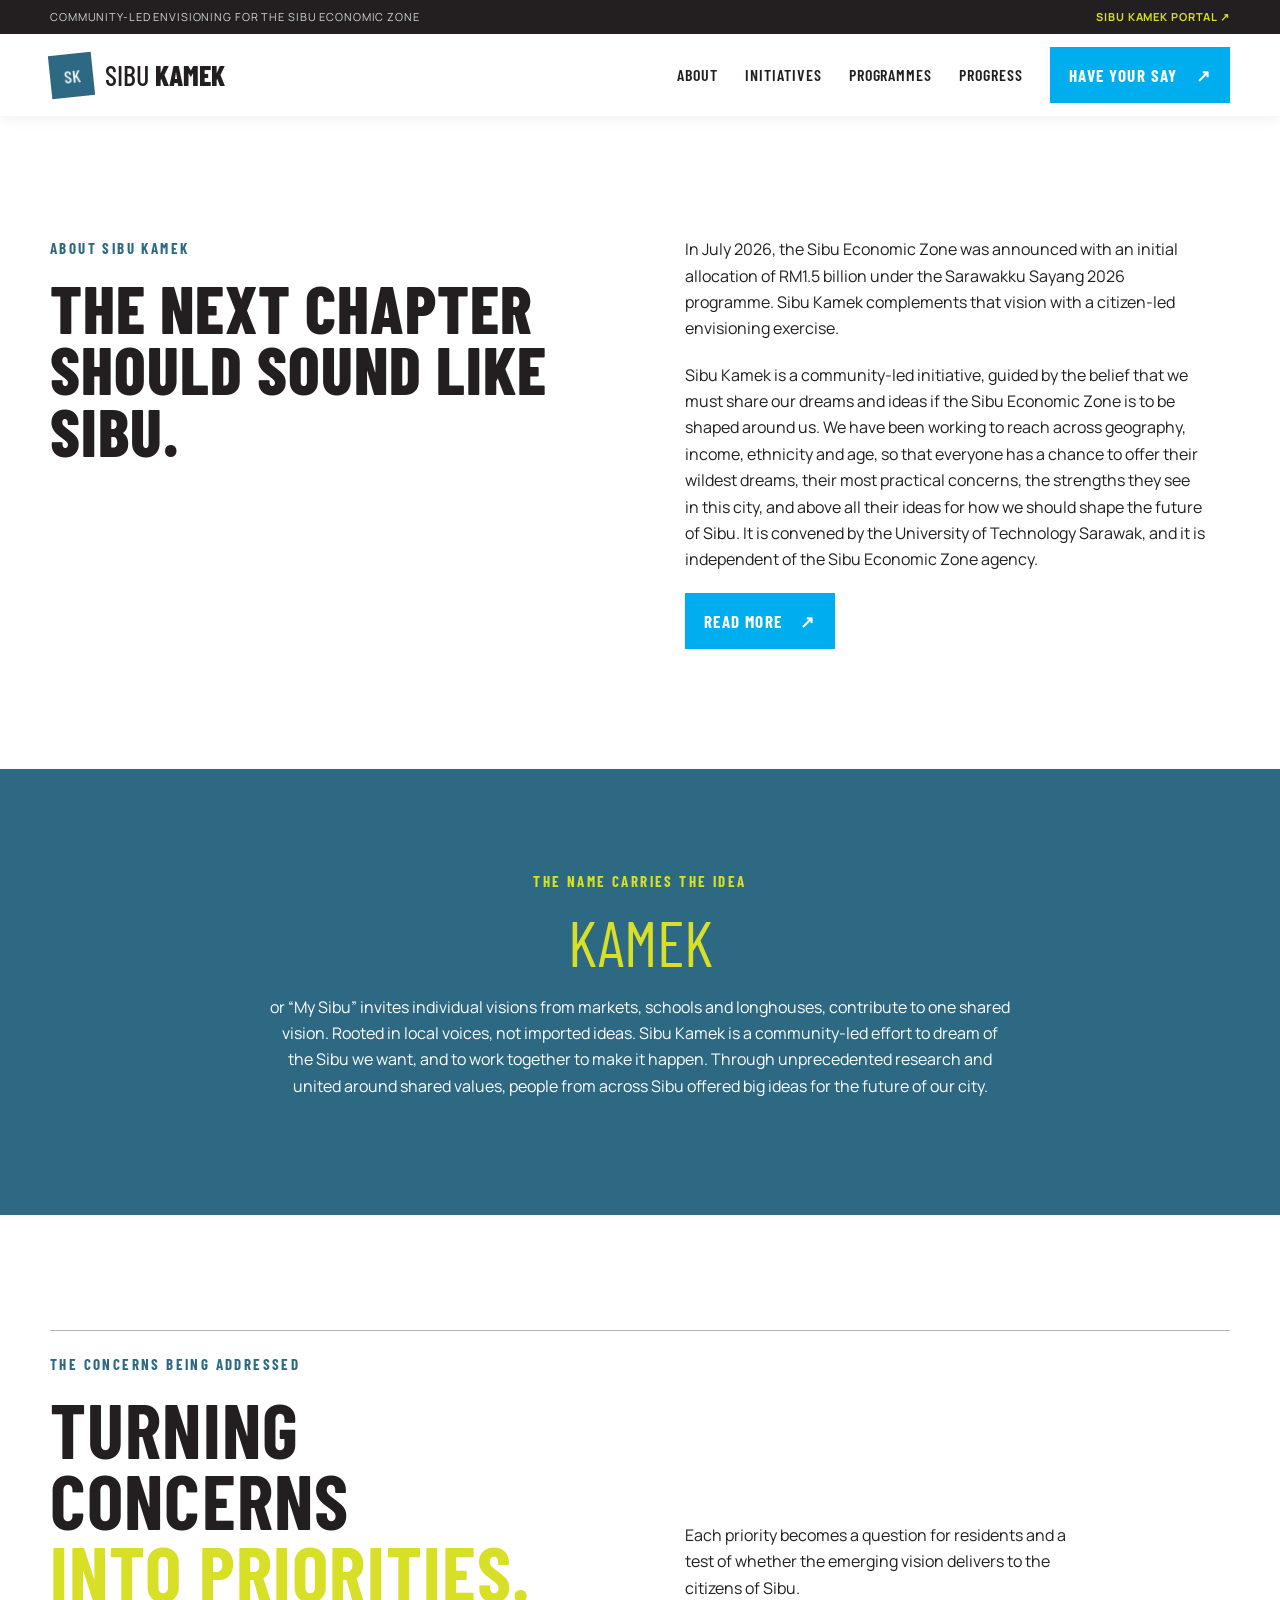
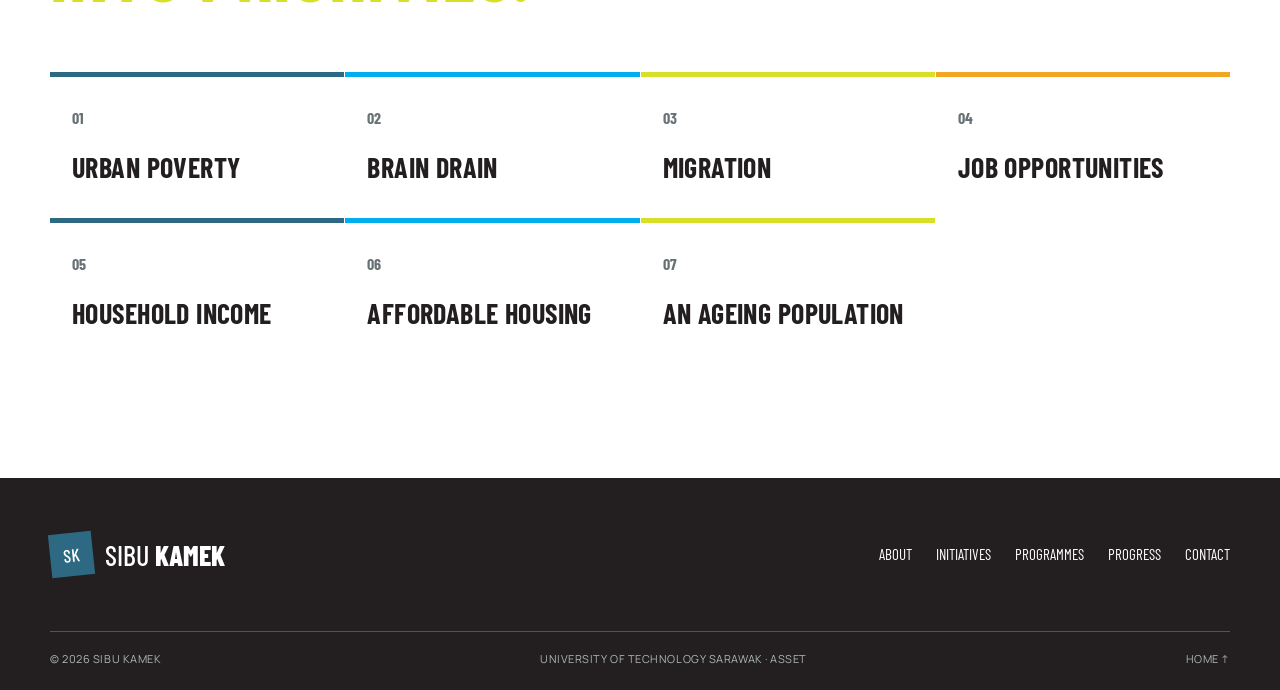
<file: about.html>
<!doctype html>
<html lang="en">
  <head>
    <meta charset="utf-8" />
    <meta name="viewport" content="width=device-width, initial-scale=1" />
    <meta
      name="description"
      content="Learn about the Sibu Kamek citizen-led envisioning project."
    />
    <title>About | Sibu Kamek</title>
    <link rel="preconnect" href="https://fonts.googleapis.com" />
    <link rel="preconnect" href="https://fonts.gstatic.com" crossorigin />
    <link
      href="https://fonts.googleapis.com/css2?family=Barlow+Condensed:wght@500;600;700;800&family=Manrope:wght@400;500;600;700;800&display=swap"
      rel="stylesheet"
    />
    <link rel="stylesheet" href="styles.css" />
  </head>
  <body>
    <header class="site-header">
      <div class="utility-bar">
        <div class="container utility-inner">
          <span>Community-led envisioning for the Sibu Economic Zone</span
          ><a href="index.html"
            >Sibu Kamek Portal <span aria-hidden="true">&#8599;</span></a
          >
        </div>
      </div>
      <div class="container nav-wrap">
        <a class="wordmark" href="index.html" aria-label="Sibu Kamek home"
          ><span class="wordmark-mark">SK</span
          ><span>Sibu <b>Kamek</b></span></a
        ><button
          class="menu-toggle"
          type="button"
          aria-expanded="false"
          aria-controls="main-nav"
          aria-label="Toggle navigation"
        >
          <span></span><span></span><span></span>
        </button>
        <nav id="main-nav" aria-label="Main navigation">
          <a href="about.html">About</a
          ><a href="initiatives.html">Initiatives</a
          ><a href="programmes.html">Programmes</a><a href="progress.html">Progress</a
          ><a class="button button-blue" href="contact.html"
            >Have Your Say <span aria-hidden="true">&#8599;</span></a
          >
        </nav>
      </div>
    </header>
    <main>
      <section class="intro-section" id="about">
        <div class="container two-column">
          <div>
            <p class="eyebrow">About Sibu Kamek</p>
            <h1>The next chapter should sound like Sibu.</h1>
          </div>
          <div class="intro-copy">
            <p>
              In July 2026, the Sibu Economic Zone was announced with an initial
              allocation of RM1.5 billion under the Sarawakku Sayang 2026
              programme. Sibu Kamek complements that vision with a citizen-led
              envisioning exercise.
            </p>
            <p>
              Sibu Kamek is a community-led initiative, guided by the belief
              that we must share our dreams and ideas if the Sibu Economic Zone
              is to be shaped around us. We have been working to reach across
              geography, income, ethnicity and age, so that everyone has a
              chance to offer their wildest dreams, their most practical
              concerns, the strengths they see in this city, and above all their
              ideas for how we should shape the future of Sibu. It is convened
              by the University of Technology Sarawak, and it is independent of
              the Sibu Economic Zone agency.
            </p>
            <a
              class="button button-blue"
              href="https://www.theborneopost.com/2026/07/11/premier-approves-sibu-economic-zone-establishment-with-rm1-5-bln-allocation-for-towns-transformation/"
              target="_blank"
              rel="noopener noreferrer"
              >Read more <span aria-hidden="true">&#8599;</span></a
            >
          </div>
        </div>
      </section>
      <section class="quote-band">
        <div class="container quote-inner">
          <p class="eyebrow">The name carries the idea</p>
          <blockquote>Kamek</blockquote>
          <p class="quote-text">
            or “My Sibu” invites individual visions from markets, schools and
            longhouses, contribute to one shared vision. Rooted in local voices,
            not imported ideas. Sibu Kamek is a community-led effort to dream of
            the Sibu we want, and to work together to make it happen. Through
            unprecedented research and united around shared values, people from
            across Sibu offered big ideas for the future of our city.
          </p>
        </div>
      </section>
      <section class="priorities-section" id="priorities">
        <div class="container">
          <div class="section-heading">
            <div>
              <p class="eyebrow">The concerns being addressed</p>
              <h2>Turning concerns<br /><em>into priorities.</em></h2>
            </div>
            <p>
              Each priority becomes a question for residents and a test of
              whether the emerging vision delivers to the citizens of Sibu.
            </p>
          </div>
          <div class="priority-grid">
            <div class="priority">
              <span>01</span>
              <h3>Urban poverty</h3>
            </div>
            <div class="priority">
              <span>02</span>
              <h3>Brain drain</h3>
            </div>
            <div class="priority">
              <span>03</span>
              <h3>Migration</h3>
            </div>
            <div class="priority">
              <span>04</span>
              <h3>Job opportunities</h3>
            </div>
            <div class="priority">
              <span>05</span>
              <h3>Household income</h3>
            </div>
            <div class="priority">
              <span>06</span>
              <h3>Affordable housing</h3>
            </div>
            <div class="priority">
              <span>07</span>
              <h3>An ageing population</h3>
            </div>
          </div>
        </div>
      </section>
    </main>
    <footer class="site-footer">
      <div class="container footer-top">
        <a class="wordmark wordmark-footer" href="index.html"
          ><span class="wordmark-mark">SK</span
          ><span>Sibu <b>Kamek</b></span></a
        >
        <div class="footer-links">
          <a href="about.html">About</a
          ><a href="initiatives.html">Initiatives</a
          ><a href="programmes.html">Programmes</a><a href="progress.html">Progress</a
          ><a href="contact.html">Contact</a>
        </div>
      </div>
      <div class="container footer-bottom">
        <span>&copy; 2026 Sibu Kamek</span
        ><span>University of Technology Sarawak · ASSET</span
        ><a href="index.html">Home &#8593;</a>
      </div>
    </footer>
    <script src="script.js"></script>
  </body>
</html>
</file>
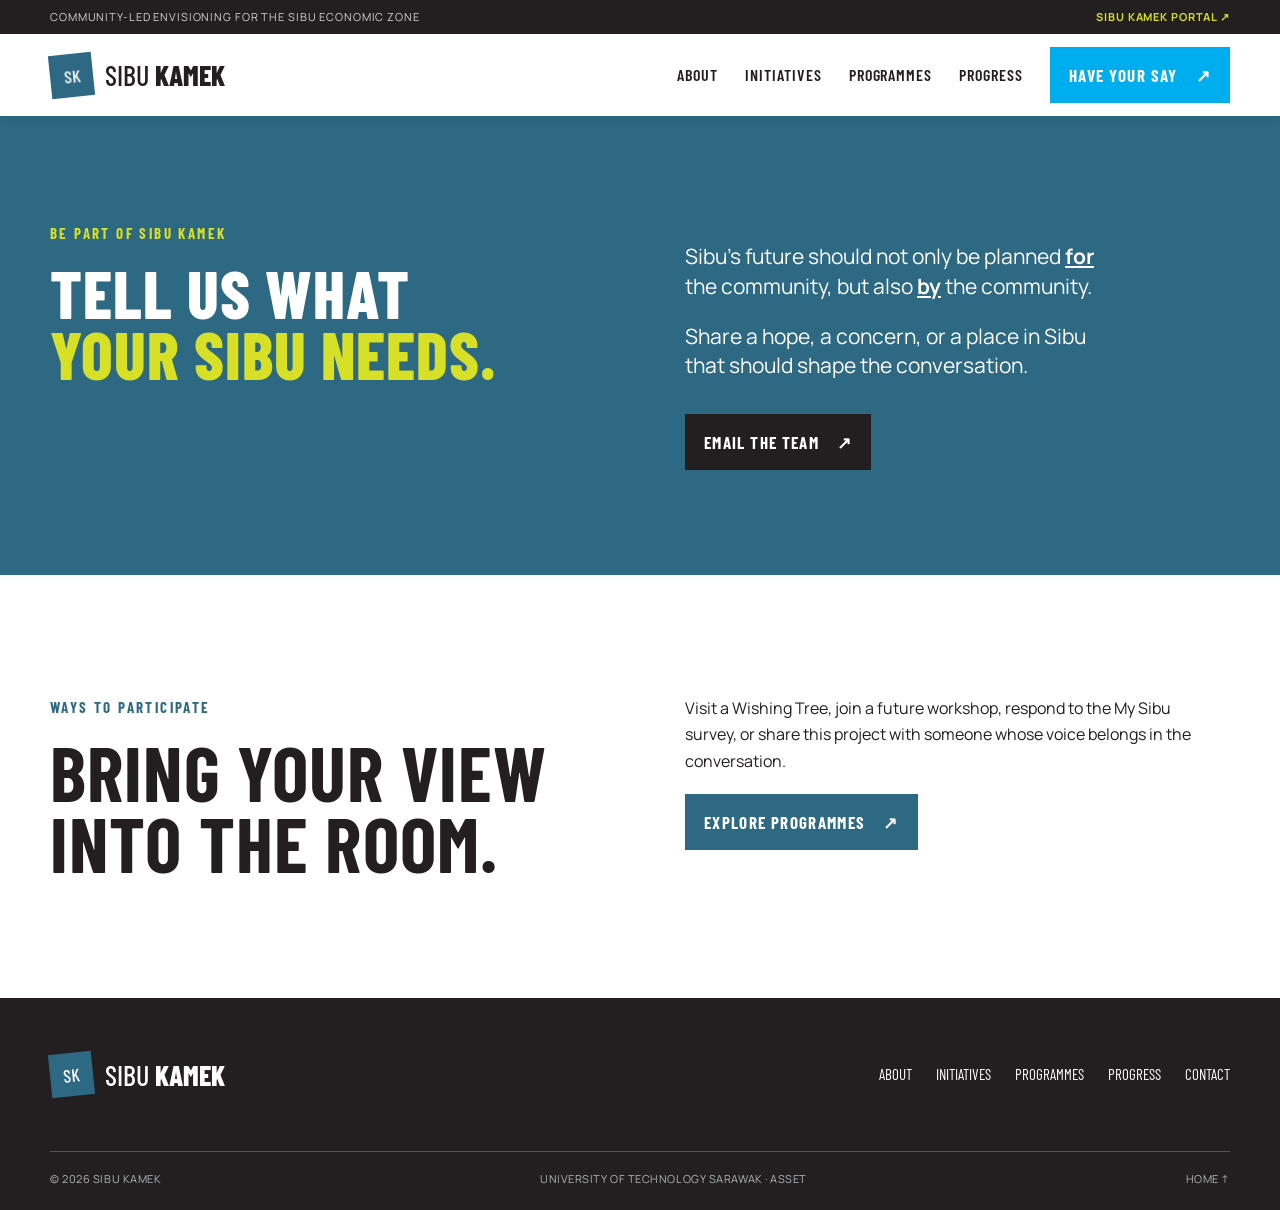
<file: contact.html>
<!doctype html>
<html lang="en">
  <head>
    <meta charset="utf-8" />
    <meta name="viewport" content="width=device-width, initial-scale=1" />
    <meta
      name="description"
      content="Share your ideas for the future of Sibu with Sibu Kamek."
    />
    <title>Contact | Sibu Kamek</title>
    <link rel="preconnect" href="https://fonts.googleapis.com" />
    <link rel="preconnect" href="https://fonts.gstatic.com" crossorigin />
    <link
      href="https://fonts.googleapis.com/css2?family=Barlow+Condensed:wght@500;600;700;800&family=Manrope:wght@400;500;600;700;800&display=swap"
      rel="stylesheet"
    />
    <link rel="stylesheet" href="styles.css" />
  </head>
  <body class="section-page">
    <header class="site-header">
      <div class="utility-bar">
        <div class="container utility-inner">
          <span>Community-led envisioning for the Sibu Economic Zone</span
          ><a href="index.html"
            >Sibu Kamek Portal <span aria-hidden="true">&#8599;</span></a
          >
        </div>
      </div>
      <div class="container nav-wrap">
        <a class="wordmark" href="index.html" aria-label="Sibu Kamek home"
          ><span class="wordmark-mark">SK</span
          ><span>Sibu <b>Kamek</b></span></a
        ><button
          class="menu-toggle"
          type="button"
          aria-expanded="false"
          aria-controls="main-nav"
          aria-label="Toggle navigation"
        >
          <span></span><span></span><span></span>
        </button>
        <nav id="main-nav" aria-label="Main navigation">
          <a href="about.html">About</a
          ><a href="initiatives.html">Initiatives</a
          ><a href="programmes.html">Programmes</a><a href="progress.html">Progress</a
          ><a class="button button-blue" href="contact.html" aria-current="page"
            >Have Your Say <span aria-hidden="true">&#8599;</span></a
          >
        </nav>
      </div>
    </header>
    <main>
      <section class="contact-section" id="contact">
        <div class="container contact-inner">
          <div>
            <p class="eyebrow">Be part of Sibu Kamek</p>
            <h1>Tell us what<br /><em>your Sibu needs.</em></h1>
          </div>
          <div>
            <p>
              Sibu's future should not only be planned
              <strong><u>for</u></strong> the community, but also
              <strong><u>by</u></strong> the community.
            </p>
            <p>
              Share a hope, a concern, or a place in Sibu that should shape the
              conversation.
            </p>
            <a class="button" href="mailto:hello@sibukamek.com"
              >Email the team <span aria-hidden="true">&#8599;</span></a
            >
          </div>
        </div>
      </section>
      <section class="intro-section">
        <div class="container two-column">
          <div>
            <p class="eyebrow">Ways to participate</p>
            <h2>Bring your view into the room.</h2>
          </div>
          <div class="intro-copy">
            <p>
              Visit a Wishing Tree, join a future workshop, respond to the My
              Sibu survey, or share this project with someone whose voice
              belongs in the conversation.
            </p>
            <a class="button button-azure" href="programmes.html"
              >Explore programmes <span aria-hidden="true">&#8599;</span></a
            >
          </div>
        </div>
      </section>
    </main>
    <footer class="site-footer">
      <div class="container footer-top">
        <a class="wordmark wordmark-footer" href="index.html"
          ><span class="wordmark-mark">SK</span
          ><span>Sibu <b>Kamek</b></span></a
        >
        <div class="footer-links">
          <a href="about.html">About</a
          ><a href="initiatives.html">Initiatives</a
          ><a href="programmes.html">Programmes</a><a href="progress.html">Progress</a
          ><a href="contact.html">Contact</a>
        </div>
      </div>
      <div class="container footer-bottom">
        <span>&copy; 2026 Sibu Kamek</span
        ><span>University of Technology Sarawak · ASSET</span
        ><a href="index.html">Home &#8593;</a>
      </div>
    </footer>
    <script src="script.js"></script>
  </body>
</html>
</file>
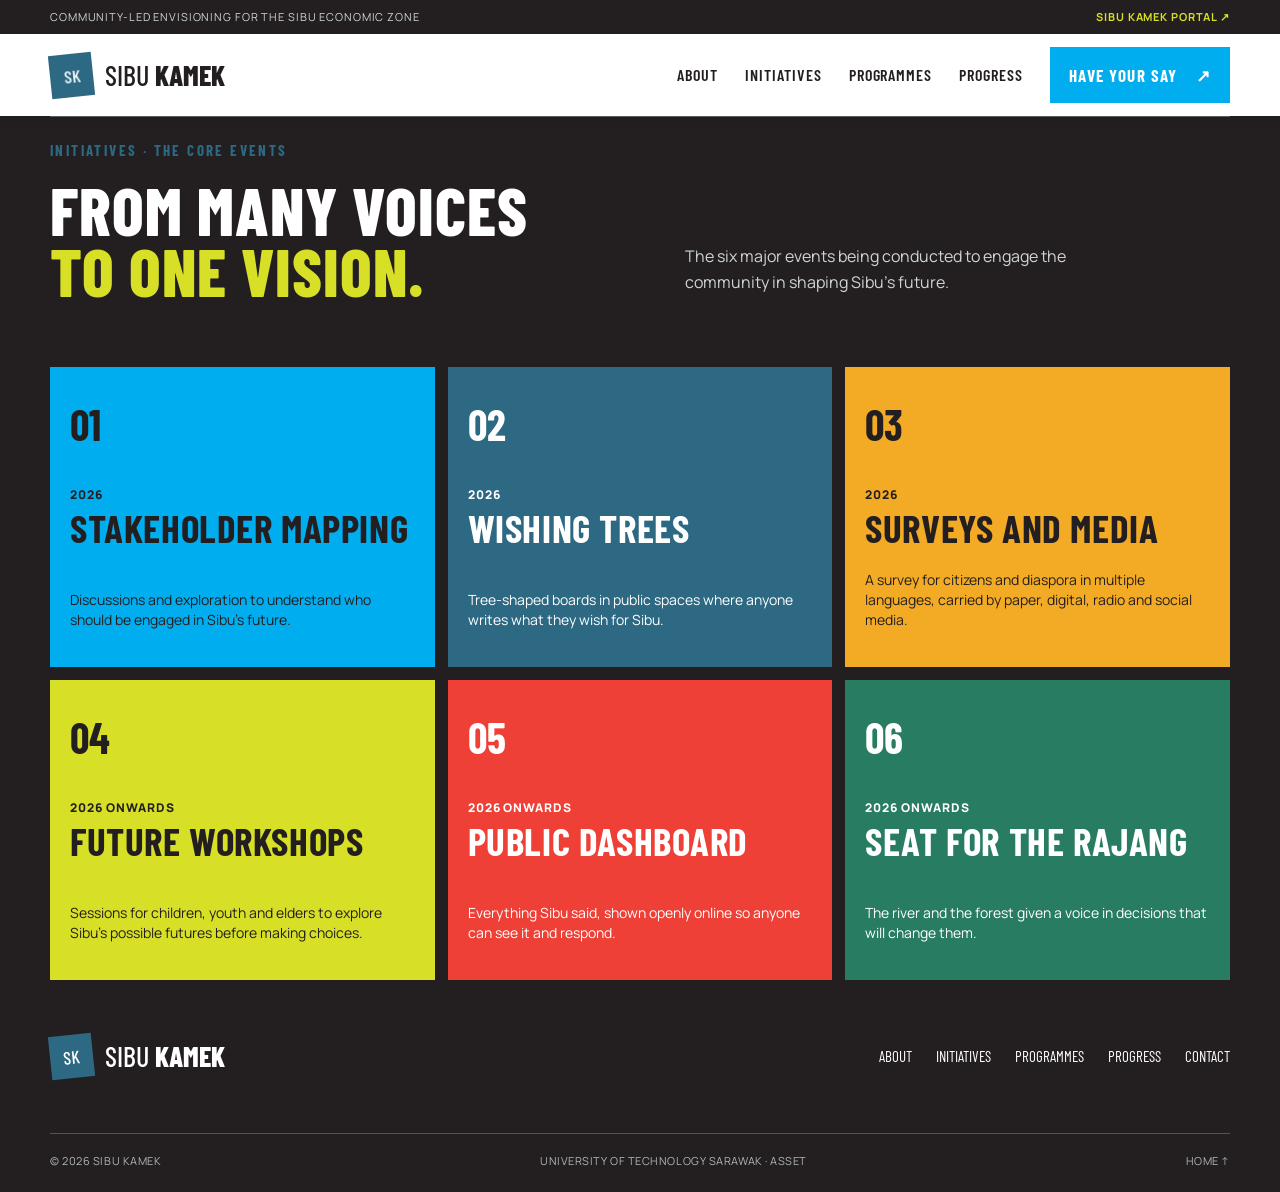
<file: initiatives.html>
<!doctype html>
<html lang="en">
  <head>
    <meta charset="utf-8" />
    <meta name="viewport" content="width=device-width, initial-scale=1" />
    <meta
      name="description"
      content="Explore the six core initiatives bringing the community together to shape Sibu's future."
    />
    <title>Initiatives | Sibu Kamek</title>
    <link rel="preconnect" href="https://fonts.googleapis.com" />
    <link rel="preconnect" href="https://fonts.gstatic.com" crossorigin />
    <link
      href="https://fonts.googleapis.com/css2?family=Barlow+Condensed:wght@500;600;700;800&family=Manrope:wght@400;500;600;700;800&display=swap"
      rel="stylesheet"
    />
    <link rel="stylesheet" href="styles.css" />
  </head>
  <body class="section-page">
    <header class="site-header">
      <div class="utility-bar">
        <div class="container utility-inner">
          <span>Community-led envisioning for the Sibu Economic Zone</span>
          <a href="index.html"
            >Sibu Kamek Portal <span aria-hidden="true">&#8599;</span></a
          >
        </div>
      </div>
      <div class="container nav-wrap">
        <a class="wordmark" href="index.html" aria-label="Sibu Kamek home">
          <span class="wordmark-mark">SK</span>
          <span>Sibu <b>Kamek</b></span>
        </a>
        <button
          class="menu-toggle"
          type="button"
          aria-expanded="false"
          aria-controls="main-nav"
          aria-label="Toggle navigation"
        >
          <span></span>
          <span></span>
          <span></span>
        </button>
        <nav id="main-nav" aria-label="Main navigation">
          <a href="about.html">About</a>
          <a href="initiatives.html" aria-current="page">Initiatives</a>
          <a href="programmes.html">Programmes</a>
          <a href="progress.html">Progress</a>
          <a class="button button-blue" href="contact.html"
            >Have Your Say <span aria-hidden="true">&#8599;</span></a
          >
        </nav>
      </div>
    </header>
    <main>
      <section class="programme-section" id="programme">
        <div class="container">
          <div class="section-heading light-heading">
            <div>
              <p class="eyebrow">Initiatives · The core events</p>
              <h1>From many voices<br /><em>to one vision.</em></h1>
            </div>
            <p>
              The six major events being conducted to engage the community in
              shaping Sibu's future.
            </p>
          </div>
          <div class="stage-grid">
            <article class="stage-card stage-1">
              <span class="stage-number">01</span>
              <p class="stage-label">2026</p>
              <h3>Stakeholder mapping</h3>
              <p>
                Discussions and exploration to understand who should be engaged
                in Sibu's future.
              </p>
            </article>
            <article class="stage-card stage-2">
              <span class="stage-number">02</span>
              <p class="stage-label">2026</p>
              <h3>Wishing trees</h3>
              <p>
                Tree-shaped boards in public spaces where anyone writes what
                they wish for Sibu.
              </p>
            </article>
            <article class="stage-card stage-3">
              <span class="stage-number">03</span>
              <p class="stage-label">2026</p>
              <h3>Surveys and media</h3>
              <p>
                A survey for citizens and diaspora in multiple languages,
                carried by paper, digital, radio and social media.
              </p>
            </article>
            <article class="stage-card stage-4">
              <span class="stage-number">04</span>
              <p class="stage-label">2026 onwards</p>
              <h3>Future workshops</h3>
              <p>
                Sessions for children, youth and elders to explore Sibu's
                possible futures before making choices.
              </p>
            </article>
            <article class="stage-card stage-5">
              <span class="stage-number">05</span>
              <p class="stage-label">2026 onwards</p>
              <h3>Public dashboard</h3>
              <p>
                Everything Sibu said, shown openly online so anyone can see it
                and respond.
              </p>
            </article>
            <article class="stage-card stage-6">
              <span class="stage-number">06</span>
              <p class="stage-label">2026 onwards</p>
              <h3>Seat for the Rajang</h3>
              <p>
                The river and the forest given a voice in decisions that will
                change them.
              </p>
            </article>
          </div>
        </div>
      </section>
    </main>
    <footer class="site-footer">
      <div class="container footer-top">
        <a class="wordmark wordmark-footer" href="index.html">
          <span class="wordmark-mark">SK</span>
          <span>Sibu <b>Kamek</b></span>
        </a>
        <div class="footer-links">
          <a href="about.html">About</a>
          <a href="initiatives.html" aria-current="page">Initiatives</a>
          <a href="programmes.html">Programmes</a>
          <a href="progress.html">Progress</a>
          <a href="contact.html">Contact</a>
        </div>
      </div>
      <div class="container footer-bottom">
        <span>&copy; 2026 Sibu Kamek</span>
        <span>University of Technology Sarawak · ASSET</span>
        <a href="index.html">Home &#8593;</a>
      </div>
    </footer>
    <script src="script.js"></script>
  </body>
</html>
</file>
<file: styles.css>
:root {
  --ink: #231f20;
  --blue: #00adee;
  --red: #ee4036;
  --azure: #2d6983;
  --lime: #d7df27;
  --pale: #f1f2f2;
  --muted: #687174;
  --white: #fff;
  --max: 1180px;
}
* {
  box-sizing: border-box;
}
html {
  scroll-behavior: smooth;
}
body {
  margin: 0;
  color: var(--ink);
  font-family: Manrope, Arial, sans-serif;
  font-size: 16px;
  line-height: 1.65;
}
a {
  color: inherit;
  text-decoration: none;
}
.container {
  width: min(calc(100% - 48px), var(--max));
  margin: auto;
}
.utility-bar {
  background: var(--ink);
  color: #cfd4d5;
  font-size: 11px;
  letter-spacing: 0.08em;
  text-transform: uppercase;
}
.utility-inner {
  display: flex;
  justify-content: space-between;
  padding: 8px 0;
}
.utility-inner a {
  color: var(--lime);
  font-weight: 700;
}
.site-header {
  position: sticky;
  top: 0;
  z-index: 10;
  background: #fff;
  box-shadow: 0 2px 14px #231f2012;
}
.nav-wrap {
  height: 82px;
  display: flex;
  align-items: center;
  justify-content: space-between;
}
.wordmark {
  display: flex;
  align-items: center;
  gap: 12px;
  font-family: "Barlow Condensed", sans-serif;
  font-size: 28px;
  font-weight: 500;
  line-height: 1;
  text-transform: uppercase;
}
.wordmark b {
  font-weight: 800;
}
.wordmark-mark {
  display: grid;
  place-items: center;
  width: 43px;
  height: 43px;
  background: var(--azure);
  color: #fff;
  font-size: 18px;
  transform: rotate(-6deg);
}
nav {
  display: flex;
  align-items: center;
  gap: 27px;
  font-family: "Barlow Condensed", sans-serif;
  font-size: 16px;
  font-weight: 600;
  text-transform: uppercase;
  letter-spacing: 0.06em;
}
nav a:hover,
nav a:focus,
nav summary:hover,
nav summary:focus-visible {
  color: var(--blue);
}
.nav-dropdown {
  position: relative;
}
.nav-dropdown summary {
  display: flex;
  align-items: center;
  gap: 6px;
  cursor: pointer;
  list-style: none;
}
.nav-dropdown summary::-webkit-details-marker {
  display: none;
}
.nav-dropdown summary span {
  color: var(--azure);
  font-size: 14px;
  transition: transform 0.2s ease;
}
.nav-dropdown[open] summary span {
  transform: rotate(180deg);
}
.dropdown-menu {
  position: absolute;
  top: 100%;
  left: -18px;
  min-width: 190px;
  padding: 8px 18px;
  background: #fff;
  box-shadow: 0 8px 18px #231f2020;
}
.dropdown-menu a {
  display: block;
  padding: 11px 0;
  border-bottom: 1px solid #ddd;
  font-family: inherit;
  font-size: 15px;
}
.dropdown-menu a:last-child {
  border-bottom: 0;
}
.intro-section {
  scroll-margin-top: 100px;
}
.quote-band {
  scroll-margin-top: 150px;
}
.feature-section {
  scroll-margin-top: 110px;
}

.menu-toggle {
  display: none;
  border: 0;
  background: none;
  font-family: inherit;
  font-weight: 700;
  text-transform: uppercase;
}
.menu-toggle span {
  display: block;
  width: 25px;
  height: 2px;
  margin: 5px 0;
  background: var(--azure);
  transition:
    transform 0.2s ease,
    opacity 0.2s ease;
}
.menu-toggle.is-open span:first-child {
  transform: translateY(7px) rotate(45deg);
}
.menu-toggle.is-open span:nth-child(2) {
  opacity: 0;
}
.menu-toggle.is-open span:last-child {
  transform: translateY(-7px) rotate(-45deg);
}
.hero {
  position: relative;
  min-height: 660px;
  display: flex;
  align-items: center;
  overflow: hidden;
  background: #334c52;
}
.hero-image {
  position: absolute;
  inset: 0;
  background:
    linear-gradient(110deg, #193e48cc, #193e4818),
    url("https://www.agoda.com/wp-content/uploads/2024/08/Sibu-Malaysia.jpg")
      center/cover;
}
.hero-overlay {
  position: absolute;
  inset: 0;
  background: linear-gradient(
    90deg,
    #1a2d32df 0%,
    #1a2d3275 48%,
    transparent 82%
  );
  animation: hero-overlay-in 1s ease-out both;
}
.hero-content {
  position: relative;
  color: #fff;
  padding: 100px 0;
  animation: hero-content-in 0.3s 0.2s ease-out both;
}

@keyframes hero-overlay-in {
  from {
    opacity: 0;
  }
  to {
    opacity: 1;
  }
}
@keyframes hero-content-in {
  from {
    opacity: 0;
    transform: translateY(22px);
  }
  to {
    opacity: 1;
    transform: translateY(0);
  }
}
@media (prefers-reduced-motion: reduce) {
  .hero-image,
  .hero-overlay,
  .hero-content {
    animation: none;
  }
}
.eyebrow {
  margin: 0 0 16px;
  color: var(--azure);
  font-family: "Barlow Condensed", sans-serif;
  font-size: 15px;
  font-weight: 700;
  letter-spacing: 0.16em;
  text-transform: uppercase;
}
.hero-eyebrow {
  color: var(--lime);
}
h1,
h2,
h3 {
  font-family: "Barlow Condensed", sans-serif;
  text-transform: uppercase;
  letter-spacing: 0.015em;
  line-height: 0.93;
  margin: 0;
}
h1 {
  font-size: clamp(66px, 10vw, 18px);
  max-width: 780px;
  font-weight: 800;
}
h1 em,
h2 em {
  font-style: normal;
  color: var(--lime);
}
.hero-intro {
  font-size: 20px;
  max-width: 455px;
  line-height: 1.45;
  margin: 30px 0;
}
.hero-actions {
  display: flex;
  gap: 26px;
  align-items: center;
}
.button {
  display: inline-flex;
  align-items: center;
  gap: 18px;
  padding: 14px 19px;
  color: #fff;
  font-family: "Barlow Condensed", sans-serif;
  font-size: 17px;
  font-weight: 700;
  letter-spacing: 0.08em;
  text-transform: uppercase;
  transition: 0.2s ease;
}
.button:hover {
  transform: translateY(-3px);
  box-shadow: 5px 5px 0 var(--ink);
  color: #fff;
}
.button-blue {
  background: var(--blue);
}
.button-azure {
  background: var(--azure);
}
.text-link {
  display: inline-flex;
  gap: 16px;
  align-items: center;
  margin-top: 25px;
  font-family: "Barlow Condensed", sans-serif;
  font-weight: 700;
  letter-spacing: 0.08em;
  text-transform: uppercase;
}
.text-link:hover {
  color: var(--azure);
}
.text-link.light {
  color: #fff;
  margin-top: 0;
}
.hero-stamp {
  position: absolute;
  right: 7%;
  bottom: 12%;
  width: 145px;
  height: 145px;
  border: 2px solid var(--lime);
  border-radius: 50%;
  display: grid;
  place-content: center;
  text-align: center;
  color: var(--lime);
  font-family: "Barlow Condensed", sans-serif;
  text-transform: uppercase;
  transform: rotate(11deg);
}
.hero-stamp span {
  font-size: 18px;
}
.hero-stamp strong {
  font-size: 40px;
  line-height: 0.8;
}
.hero-stamp small {
  font-size: 12px;
  letter-spacing: 0.14em;
}
.intro-section {
  padding: 120px 0;
}
.two-column,
.section-heading,
.feature-grid,
.places-grid,
.contact-inner {
  display: grid;
  grid-template-columns: 1fr 1fr;
  gap: 90px;
}
.intro-section h2,
.section-heading h2,
.feature-copy h1,
.feature-copy h2,
.places-copy h2,
.contact-section h2 {
  font-size: clamp(52px, 6vw, 82px);
}
.intro-copy {
  max-width: 520px;
}
.intro-copy p {
  margin: 0 0 20px;
}
.quote-band {
  padding: 100px 0;
  background: var(--azure);
  text-align: center;
}
.quote-inner {
  max-width: 740px;
}
.quote-band .eyebrow {
  color: var(--lime);
}
.quote-text {
  color: var(--white);
}
blockquote {
  font-family: "Barlow Condensed", sans-serif;
  font-size: clamp(36px, 5vw, 65px);
  color: var(--lime);
  line-height: 1;
  margin: 10px 0 20px;
  text-transform: uppercase;
}
.priorities-section,
.schedule-section {
  padding: 115px 0;
}
.section-heading {
  padding-bottom: 65px;
  border-top: 1px solid #aeb4b5;
  padding-top: 21px;
}
.section-heading > p {
  align-self: end;
  max-width: 400px;
  margin: 0 0 6px;
}
.priority-grid {
  display: grid;
  grid-template-columns: repeat(4, 1fr);
  gap: 1px;
  background: #fff;
}
.priority {
  background: #fff;
  padding: 28px 22px 25px;
  min-height: 145px;
}
.priority:nth-child(4n + 1) {
  border-top: 5px solid var(--azure);
}
.priority:nth-child(4n + 2) {
  border-top: 5px solid var(--blue);
}
.priority:nth-child(4n + 3) {
  border-top: 5px solid var(--lime);
}
.priority:nth-child(4n) {
  border-top: 5px solid #f3a623;
}
.priority span {
  font-family: "Barlow Condensed";
  color: var(--muted);
  font-weight: 700;
}
.priority h3 {
  font-size: 28px;
  margin-top: 22px;
}
.programme-section {
  padding: 0 0;
  background: var(--ink);
  color: #fff;
}
.light-heading {
  border-color: #596063;
}
.light-heading h2 {
  color: #fff;
}
.light-heading > p {
  color: #d0d4d4;
}
.stage-grid {
  display: grid;
  grid-template-columns: repeat(3, 1fr);
  gap: 13px;
}
.stage-card {
  min-height: 300px;
  padding: 22px 20px;
  display: flex;
  flex-direction: column;
  color: var(--ink);
}
.stage-ground {
  background: #d8dddc;
}
.stage-1 {
  background: var(--blue);
}
.stage-2 {
  background: var(--azure);
  color: #fff;
}
.stage-3 {
  background: #f3aa24;
}
.stage-4 {
  background: var(--lime);
}
.stage-5 {
  background: var(--red);
  color: #fff;
}
.stage-6 {
  background: #287c62;
  color: #fff;
}
.stage-number {
  font-family: "Barlow Condensed";
  font-size: 43px;
  font-weight: 700;
}
.stage-label {
  font-size: 12px;
  font-weight: 800;
  letter-spacing: 0.08em;
  text-transform: uppercase;
  margin: 25px 0 0;
}
.stage-card h3 {
  font-size: 39px;
  margin: 6px 0 14px;
}
.stage-card p:last-child {
  font-size: 14px;
  line-height: 1.45;
  margin-top: auto;
}
.feature-section {
  padding: 115px 0;
  background: var(--pale);
}
.feature-grid {
  align-items: center;
}
.feature-visual {
  position: relative;
  min-height: 470px;
  overflow: hidden;
  background: #d7df27;
}
.feature-shape {
  position: absolute;
  border-radius: 50%;
  filter: blur(1px);
}
.shape-one {
  width: 380px;
  height: 380px;
  background: var(--blue);
  top: -120px;
  left: -85px;
}
.shape-two {
  width: 340px;
  height: 340px;
  background: var(--red);
  right: -100px;
  bottom: -120px;
}
.feature-label {
  position: absolute;
  top: 35px;
  right: 37px;
  text-align: c;
  font-family: "Barlow Condensed";
  font-size: 34px;
  font-weight: 700;
  line-height: 0.9;
  text-transform: uppercase;
}
.feature-tree {
  position: absolute;
  left: 50%;
  bottom: 20px;
  width: 270px;
  height: 370px;
  transform: translateX(-50%);
}

.trunk {
  position: absolute;
  bottom: 0;
  left: 120px;
  width: 32px;
  height: 225px;
  background: var(--ink);
  transform: rotate(5deg);
}
.canopy {
  position: absolute;
  background: #277a61;
  border-radius: 50%;
}
.canopy-a {
  width: 200px;
  height: 180px;
  left: 35px;
  top: 10px;
}
.canopy-b {
  width: 145px;
  height: 150px;
  left: 0;
  top: 80px;
}
.canopy-c {
  width: 150px;
  height: 145px;
  right: 0;
  top: 80px;
}
.fruit {
  position: absolute;
  width: 22px;
  height: 22px;
  border-radius: 50%;
  background: var(--red);
  z-index: 1;
}
.fruit-a {
  top: 62px;
  left: 70px;
}
.fruit-b {
  top: 125px;
  right: 39px;
}
.fruit-c {
  top: 165px;
  left: 57px;
}
.feature-copy {
  max-width: 500px;
}
.feature-copy h1,
.feature-copy h2 {
  margin-bottom: 28px;
}
.feature-copy p {
  margin: 0 0 18px;
}
.schedule-section {
  background: #fff;
}
.timeline {
  position: relative;
  display: grid;
  grid-template-columns: repeat(5, 1fr);
  gap: 18px;
}
.timeline-line {
  position: absolute;
  top: 16px;
  left: 0;
  right: 0;
  height: 2px;
  background: #b8bec0;
}
.timeline-item {
  position: relative;
  padding-top: 42px;
}
.timeline-dot {
  position: absolute;
  top: 7px;
  left: 0;
  width: 20px;
  height: 20px;
  border: 4px solid #fff;
  outline: 2px solid currentColor;
  border-radius: 50%;
}
.dot-grey {
  background: #7c8485;
  color: #7c8485;
}
.dot-blue {
  background: var(--blue);
  color: var(--blue);
}
.dot-red {
  background: var(--red);
  color: var(--red);
}
.dot-amber {
  background: #f3aa24;
  color: #f3aa24;
}
.dot-green {
  background: #287c62;
  color: #287c62;
}
.timeline-item strong {
  font-family: "Barlow Condensed";
  font-size: 30px;
  text-transform: uppercase;
}
.timeline-item p {
  font-size: 13px;
  line-height: 1.5;
  max-width: 190px;
}
.places-section {
  padding: 110px 0;
  background: var(--blue);
  color: #fff;
}
.places-copy .eyebrow {
  color: var(--lime);
}
.places-copy h2 {
  margin-bottom: 26px;
}
.places-copy > p {
  max-width: 430px;
}
.site-count {
  display: flex;
  align-items: center;
  gap: 12px;
  margin: 35px 0;
}
.site-count strong {
  font-family: "Barlow Condensed";
  font-size: 86px;
  line-height: 0.8;
  color: var(--lime);
}
.site-count span {
  font-family: "Barlow Condensed";
  font-weight: 700;
  line-height: 1;
  text-transform: uppercase;
}
.map-card {
  position: relative;
  min-height: 430px;
  background: #d5e5d4;
  overflow: hidden;
  color: var(--ink);
  clip-path: polygon(5% 0, 100% 7%, 94% 100%, 0 93%);
}
.map-river {
  position: absolute;
  width: 160px;
  height: 600px;
  right: 25%;
  top: -80px;
  background: #6eb7bd;
  border-radius: 42% 58% 37% 63%;
  transform: rotate(28deg);
}
.map-card:after {
  content: "";
  position: absolute;
  inset: 15px;
  border: 2px solid #729a82;
  opacity: 0.4;
  border-radius: 49% 51% 45% 55%;
}
.map-pin {
  position: absolute;
  width: 13px;
  height: 13px;
  border-radius: 50%;
  background: var(--red);
  border: 3px solid #fff;
  z-index: 1;
}
.news-section {
  padding: 0px 0;
  background: var(--pale);
}
.news-carousel {
  overflow: hidden;
}
.news-track {
  display: flex;
  gap: 18px;
  transition: transform 0.45s ease;
}
.news-card {
  flex: 0 0 calc((100% - 36px) / 3);
  background: #fff;
  cursor: pointer;
  transition:
    transform 0.2s ease,
    box-shadow 0.2s ease;
}
.news-card:hover,
.news-card:focus-visible {
  transform: translateY(-5px);
  box-shadow: 7px 7px 0 var(--lime);
  outline: none;
}
.news-card img {
  display: block;
  width: 100%;
  height: 205px;
  object-fit: cover;
}
.news-card-body {
  padding: 24px 22px 22px;
}
.news-meta {
  margin: 0 0 15px;
  color: var(--azure);
  font-family: "Barlow Condensed", sans-serif;
  font-size: 13px;
  font-weight: 700;
  letter-spacing: 0.07em;
  line-height: 1.3;
  text-transform: uppercase;
}
.news-card h3 {
  min-height: 74px;
  font-size: 31px;
}
.news-read {
  display: inline-flex;
  gap: 12px;
  margin-top: 25px;
  color: var(--ink);
  font-family: "Barlow Condensed", sans-serif;
  font-size: 16px;
  font-weight: 700;
  letter-spacing: 0.08em;
  text-transform: uppercase;
}
.news-read span {
  color: var(--red);
}
.news-controls {
  display: flex;
  align-items: center;
  justify-content: flex-end;
  gap: 15px;
  margin-top: 30px;
}
.carousel-button {
  width: 44px;
  height: 44px;
  border: 1px solid var(--ink);
  background: transparent;
  color: var(--ink);
  cursor: pointer;
  font-size: 21px;
}
.carousel-button:hover,
.carousel-button:focus-visible {
  background: var(--ink);
  color: #fff;
}
.carousel-status {
  min-width: 46px;
  font-family: "Barlow Condensed", sans-serif;
  font-weight: 700;
  text-align: center;
}
.article-modal {
  position: fixed;
  inset: 0;
  z-index: 20;
  display: grid;
  place-items: center;
  padding: 24px;
  background: #231f20bb;
  opacity: 0;
  pointer-events: none;
  transition: opacity 0.2s ease;
}
.article-modal.is-open {
  opacity: 1;
  pointer-events: auto;
}
.article-dialog {
  position: relative;
  width: min(760px, 100%);
  max-height: min(760px, 90vh);
  overflow-y: auto;
  background: #fff;
  box-shadow: 10px 10px 0 var(--lime);
}
.article-image {
  display: block;
  width: 100%;
  height: 260px;
  object-fit: cover;
}
.article-content {
  padding: 35px 42px 42px;
}
.article-content h2 {
  margin-bottom: 25px;
  font-size: clamp(42px, 6vw, 68px);
}
.article-content p:not(.news-meta) {
  max-width: 620px;
  margin: 0 0 18px;
}
.article-close {
  position: absolute;
  z-index: 1;
  top: 14px;
  right: 14px;
  width: 42px;
  height: 42px;
  border: 0;
  background: var(--ink);
  color: #fff;
  cursor: pointer;
  font-size: 28px;
  line-height: 1;
}
.article-close:hover,
.article-close:focus-visible {
  background: var(--red);
}
.pin-a {
  top: 22%;
  left: 28%;
}
.pin-b {
  top: 35%;
  left: 57%;
}
.pin-c {
  top: 48%;
  left: 40%;
}
.pin-d {
  top: 62%;
  left: 68%;
}
.pin-e {
  top: 73%;
  left: 25%;
}
.pin-f {
  top: 78%;
  left: 52%;
}
.map-label {
  position: absolute;
  z-index: 2;
  font-family: "Barlow Condensed";
  font-size: 15px;
  font-weight: 700;
  text-transform: uppercase;
}
.label-uts {
  top: 44%;
  left: 47%;
}
.label-market {
  top: 26%;
  left: 62%;
}
.label-nangka {
  top: 66%;
  left: 70%;
}
.label-bawang {
  top: 72%;
  left: 12%;
}
.map-key {
  position: absolute;
  z-index: 3;
  bottom: 28px;
  left: 27px;
  right: 27px;
  display: flex;
  gap: 12px;
  justify-content: space-between;
  padding: 10px 12px;
  background: #ffffffdd;
  font-family: "Barlow Condensed";
  font-size: 13px;
  text-transform: uppercase;
}
.key-dot {
  display: inline-block;
  width: 8px;
  height: 8px;
  border-radius: 50%;
  margin-right: 3px;
}
.key-red {
  background: var(--red);
}
.key-blue {
  background: var(--blue);
}
.key-green {
  background: #287c62;
}
.contact-section {
  padding: 105px 0;
  background: var(--azure);
  color: #fff;
}
.contact-section .eyebrow {
  color: var(--lime);
}
.contact-inner > div:last-child {
  align-self: end;
  max-width: 410px;
}
.contact-inner > div:last-child p {
  font-size: 21px;
  line-height: 1.4;
}
.contact-section .button {
  margin-top: 12px;
  background: var(--ink);
}
.site-footer {
  padding: 55px 0 22px;
  background: var(--ink);
  color: #fff;
}
.footer-top {
  display: flex;
  align-items: center;
  justify-content: space-between;
  padding-bottom: 55px;
}
.wordmark-footer {
  color: #fff;
}
.footer-top > p {
  font-family: "Barlow Condensed";
  font-size: 24px;
  text-transform: uppercase;
}
.footer-links {
  display: flex;
  gap: 24px;
  font-family: "Barlow Condensed";
  font-size: 15px;
  text-transform: uppercase;
}
.footer-links a:hover,
.footer-bottom a:hover {
  color: var(--lime);
}
.footer-bottom {
  border-top: 1px solid #505456;
  padding-top: 18px;
  color: #aeb6b6;
  display: flex;
  justify-content: space-between;
  font-size: 11px;
  text-transform: uppercase;
  letter-spacing: 0.05em;
}
@media (max-width: 800px) {
  .container {
    width: min(calc(100% - 32px), var(--max));
  }
  .utility-inner {
    font-size: 9px;
  }
  .nav-wrap {
    height: 68px;
  }
  .menu-toggle {
    display: block;
  }
  nav {
    display: none;
    position: absolute;
    top: 100%;
    left: 0;
    right: 0;
    padding: 20px 24px 28px;
    background: #fff;
    box-shadow: 0 7px 12px #0001;
    flex-direction: column;
    align-items: stretch;
    gap: 0;
  }
  nav.open {
    display: flex;
  }
  nav a {
    padding: 12px 0;
    border-bottom: 1px solid #ddd;
  }
  .nav-dropdown {
    border-bottom: 1px solid #ddd;
  }
  .nav-dropdown summary {
    padding: 12px 0;
  }
  .dropdown-menu {
    position: static;
    min-width: 0;
    padding: 0 0 6px 18px;
    background: #f7f8f8;
    box-shadow: none;
  }
  .dropdown-menu a {
    border-bottom: 0;
    padding: 9px 0;
  }
  .hero {
    min-height: 650px;
  }
  .hero-content {
    padding: 70px 0;
  }
  .hero-overlay {
    background: linear-gradient(90deg, #1a2d32e8, #1a2d3275);
  }
  .hero-stamp {
    width: 100px;
    height: 100px;
    right: 7%;
    bottom: 10%;
  }
  .hero-stamp strong {
    font-size: 28px;
  }
  .hero-stamp span {
    font-size: 13px;
  }
  .hero-stamp small {
    font-size: 9px;
  }
  .two-column,
  .section-heading,
  .feature-grid,
  .places-grid,
  .contact-inner {
    grid-template-columns: 1fr;
    gap: 35px;
  }
  .intro-section,
  .priorities-section,
  .programme-section,
  .feature-section,
  .schedule-section,
  .news-section {
    padding: 75px 0;
  }
  .section-heading {
    padding-bottom: 38px;
  }
  .priority-grid {
    grid-template-columns: repeat(2, 1fr);
  }
  .priority {
    min-height: 130px;
  }
  .priority h3 {
    font-size: 25px;
  }
  .stage-grid {
    grid-template-columns: 1fr 1fr;
  }
  .stage-card {
    min-height: 245px;
  }
  .stage-card:last-child {
    grid-column: span 2;
  }
  .timeline {
    grid-template-columns: 1fr;
    gap: 0;
    padding-left: 25px;
  }
  .timeline-line {
    top: 0;
    bottom: 0;
    left: 8px;
    width: 2px;
    height: auto;
    right: auto;
  }
  .timeline-item {
    padding: 0 0 28px 30px;
  }
  .timeline-dot {
    top: 2px;
    left: -26px;
  }
  .feature-visual {
    min-height: 390px;
  }
  .map-card {
    min-height: 350px;
  }
  .news-card {
    flex-basis: calc((100% - 18px) / 2);
  }
  .article-content {
    padding: 30px 25px 35px;
  }
  .footer-top {
    align-items: flex-start;
    flex-direction: column;
    gap: 22px;
  }
  .footer-links {
    flex-wrap: wrap;
  }
  .footer-bottom {
    gap: 14px;
    flex-direction: column;
  }
  .footer-bottom a {
    order: -1;
  }
}
@media (max-width: 480px) {
  h1 {
    font-size: 65px;
  }
  .hero-intro {
    font-size: 17px;
  }
  .hero-stamp {
    display: none;
  }
  .priority-grid {
    grid-template-columns: 1fr;
  }
  .stage-grid {
    grid-template-columns: 1fr;
  }
  .stage-card:last-child {
    grid-column: auto;
  }
  .stage-card {
    min-height: 210px;
  }
  .news-card {
    flex-basis: 100%;
  }
  .news-card img {
    height: 190px;
  }
  .article-modal {
    padding: 12px;
  }
  .article-image {
    height: 190px;
  }
  .map-key {
    font-size: 10px;
    gap: 4px;
    padding: 8px;
  }
  .map-label {
    font-size: 12px;
  }
  .feature-visual {
    min-height: 330px;
  }
  .feature-tree {
    transform: translateX(-50%) scale(0.82);
    transform-origin: bottom center;
  }
}
.hide-section {
  display: none !important;
}

/* Native horizontal scrolling works for swipe, trackpad, wheel and keyboard. */
[hidden] {
  display: none !important;
}
.news-track {
  overflow-x: auto;
  padding: 8px 8px 14px 0;
  scroll-snap-type: x proximity;
  scroll-padding-inline: 0;
  transition: none;
  scrollbar-color: var(--azure) var(--pale);
}
.news-card {
  scroll-snap-align: start;
}
.news-track:focus-visible {
  outline: 2px solid var(--azure);
  outline-offset: -2px;
}
.news-read svg {
  color: var(--red);
}
.carousel-button {
  display: inline-grid;
  place-items: center;
}
.carousel-button:disabled {
  opacity: 0.35;
  cursor: default;
}
.article-modal {
  border: 0;
  margin: 0;
  width: 100%;
  max-width: none;
  height: 100dvh;
  max-height: none;
}
.article-modal:not([open]) {
  display: none;
}
.article-modal::backdrop {
  background: transparent;
}
.article-close {
  display: grid;
  place-items: center;
  min-width: 44px;
  min-height: 44px;
}
.article-open {
  overflow: hidden;
}
</file>
